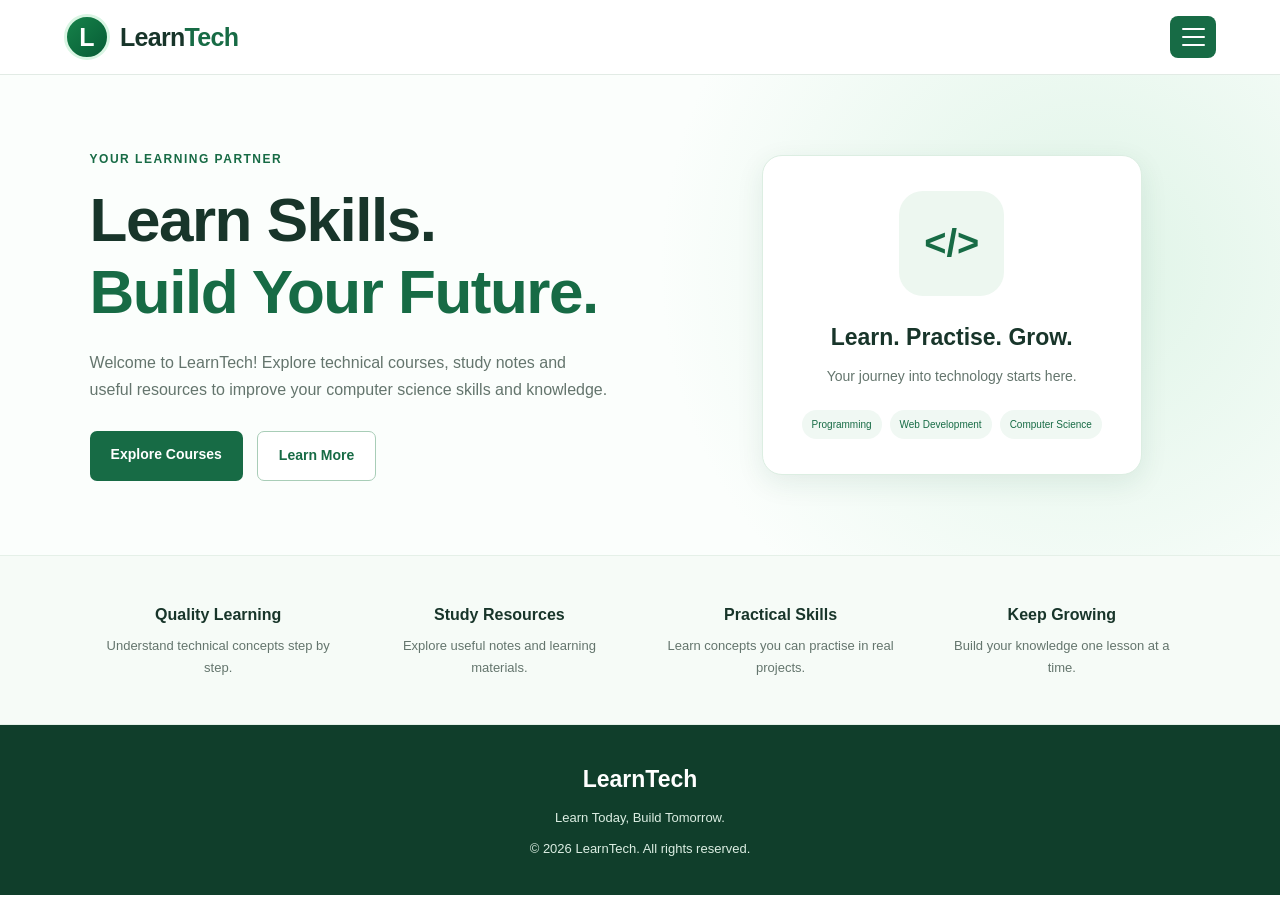
<file: index.html>
<!DOCTYPE html>
<html lang="en">
<head>
    <meta charset="UTF-8">
    <meta name="viewport" content="width=device-width, initial-scale=1.0">
    <meta name="description" content="LearnTech offers technical courses, study notes and learning resources.">
    <title>LearnTech | Learn Today, Build Tomorrow</title>
    <link rel="stylesheet" href="css/style.css">
    <script src="js/script.js" defer></script>
</head>
<body>

    

<header class="site-header">
  <a href="index.html" class="logo">
    <span class="logo-icon">L</span>
    <span class="logo-text">Learn<span>Tech</span></span>
  </a>

  <button
    class="menu-toggle"
    id="menuToggle"
    type="button"
    aria-label="Open navigation menu"
    aria-expanded="false"
    aria-controls="mainMenu"
  >
    <span></span>
    <span></span>
    <span></span>
  </button>

  <nav class="main-menu" id="mainMenu">
    <a href="index.html">Home</a>
    <a href="courses.html">Courses</a>
    <a href="blogs.html">Blogs</a>
    <a href="about.html">About</a>
  </nav>
</header>



    <main>
        <section id="home" class="hero">
            <div class="hero-content">
                <p class="tagline">YOUR LEARNING PARTNER</p>

                <h1>
                    Learn Skills.<br>
                    <span>Build Your Future.</span>
                </h1>

                <p class="intro">
                    Welcome to LearnTech! Explore technical courses,
                    study notes and useful resources to improve your
                    computer science skills and knowledge.
                </p>

                <div class="hero-buttons">
                    <a href="courses.html" class="btn btn-primary">
                        Explore Courses
                    </a>

                    <a href="about.html" class="btn btn-secondary">
                        Learn More
                    </a>
                </div>
            </div>

            <div class="hero-visual">
                <div class="visual-card">
                    <div class="visual-icon">&lt;/&gt;</div>
                    <h2>Learn. Practise. Grow.</h2>
                    <p>Your journey into technology starts here.</p>

                    <div class="visual-tags">
                        <span>Programming</span>
                        <span>Web Development</span>
                        <span>Computer Science</span>
                    </div>
                </div>
            </div>
        </section>

        <section class="benefits">
            <article>
                <h3>Quality Learning</h3>
                <p>Understand technical concepts step by step.</p>
            </article>

            <article>
                <h3>Study Resources</h3>
                <p>Explore useful notes and learning materials.</p>
            </article>

            <article>
                <h3>Practical Skills</h3>
                <p>Learn concepts you can practise in real projects.</p>
            </article>

            <article>
                <h3>Keep Growing</h3>
                <p>Build your knowledge one lesson at a time.</p>
            </article>
        </section>
    </main>

    <footer class="footer">
        <a href="index.html" class="footer-logo">LearnTech</a>
        <p>Learn Today, Build Tomorrow.</p>
        <p>&copy; <span id="year"></span> LearnTech. All rights reserved.</p>
    </footer>

</body>
</html>
</file>
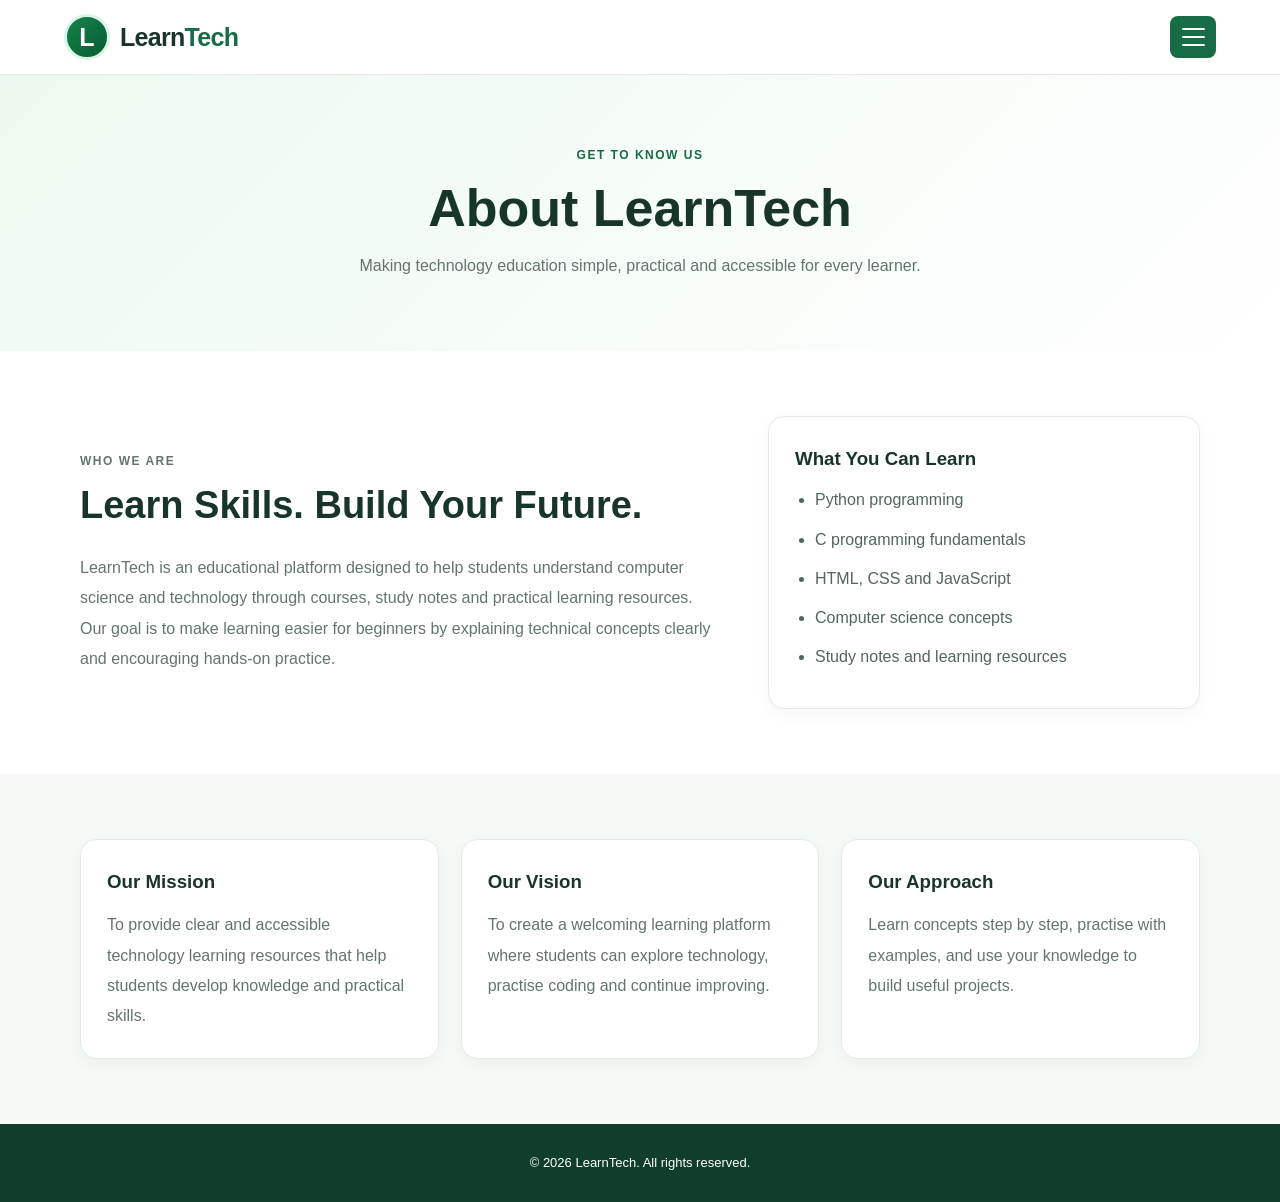
<file: about.html>
<!DOCTYPE html>
<html lang="en">
<head>
  <meta charset="UTF-8">
  <meta name="viewport" content="width=device-width, initial-scale=1.0">
  <meta name="description" content="Learn about LearnTech, our mission, vision and learning resources.">
  <title>About Us | LearnTech</title>
  <link rel="stylesheet" href="css/style.css">
</head>
<body>

  

<header class="site-header">
  <a href="index.html" class="logo">
    <span class="logo-icon">L</span>
    <span class="logo-text">Learn<span>Tech</span></span>
  </a>

  <button
    class="menu-toggle"
    id="menuToggle"
    type="button"
    aria-label="Open navigation menu"
    aria-expanded="false"
    aria-controls="mainMenu"
  >
    <span></span>
    <span></span>
    <span></span>
  </button>

  <nav class="main-menu" id="mainMenu">
    <a href="index.html">Home</a>
    <a href="courses.html">Courses</a>
    <a href="blogs.html">Blogs</a>
    <a href="about.html">About</a>
  </nav>
</header>



  <main>
    <section class="page-hero">
      <div class="container">
        <p class="eyebrow">GET TO KNOW US</p>
        <h1>About LearnTech</h1>
        <p>
          Making technology education simple, practical and accessible
          for every learner.
        </p>
      </div>
    </section>

    <section class="section">
      <div class="container about-layout">
        <div>
          <p class="eyebrow">WHO WE ARE</p>
          <h2>Learn Skills. Build Your Future.</h2>
          <p>
            LearnTech is an educational platform designed to help students
            understand computer science and technology through courses,
            study notes and practical learning resources.
          </p>
          <p>
            Our goal is to make learning easier for beginners by explaining
            technical concepts clearly and encouraging hands-on practice.
          </p>
        </div>

        <div class="about-highlight">
          <h3>What You Can Learn</h3>
          <ul>
            <li>Python programming</li>
            <li>C programming fundamentals</li>
            <li>HTML, CSS and JavaScript</li>
            <li>Computer science concepts</li>
            <li>Study notes and learning resources</li>
          </ul>
        </div>
      </div>
    </section>

    <section class="section section-soft">
      <div class="container about-cards">
        <article class="about-card">
          <h3>Our Mission</h3>
          <p>
            To provide clear and accessible technology learning resources
            that help students develop knowledge and practical skills.
          </p>
        </article>

        <article class="about-card">
          <h3>Our Vision</h3>
          <p>
            To create a welcoming learning platform where students can
            explore technology, practise coding and continue improving.
          </p>
        </article>

        <article class="about-card">
          <h3>Our Approach</h3>
          <p>
            Learn concepts step by step, practise with examples, and use
            your knowledge to build useful projects.
          </p>
        </article>
      </div>
    </section>
  </main>

  <footer class="site-footer">
    <div class="container">
      <p>&copy; <span id="year"></span> LearnTech. All rights reserved.</p>
    </div>
  </footer>

  <script>
    document.getElementById("year").textContent =
      new Date().getFullYear();
  </script>

</body>
</html>
</file>
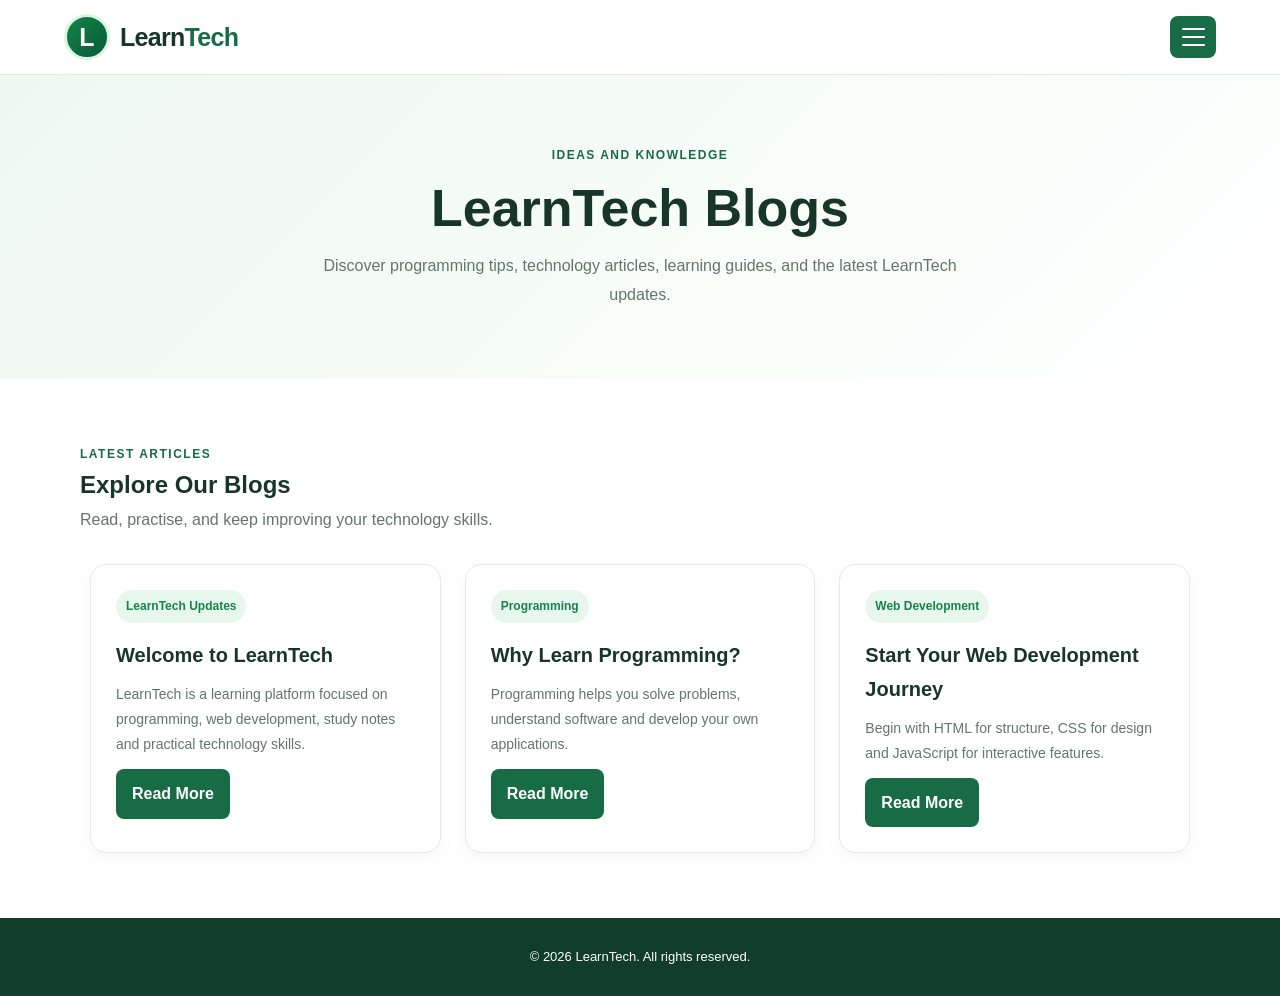
<file: blogs.html>
<!DOCTYPE html>
<html lang="en">
<head>
  <meta charset="UTF-8">
  <meta name="viewport" content="width=device-width, initial-scale=1.0">
  <meta name="description" content="Read LearnTech updates, programming articles, and technology learning tips.">
  <title>Blogs | LearnTech</title>
  <link rel="stylesheet" href="css/style.css">
</head>
<body>

  

<header class="site-header">
  <a href="index.html" class="logo">
    <span class="logo-icon">L</span>
    <span class="logo-text">Learn<span>Tech</span></span>
  </a>

  <button
    class="menu-toggle"
    id="menuToggle"
    type="button"
    aria-label="Open navigation menu"
    aria-expanded="false"
    aria-controls="mainMenu"
  >
    <span></span>
    <span></span>
    <span></span>
  </button>

  <nav class="main-menu" id="mainMenu">
    <a href="index.html">Home</a>
    <a href="courses.html">Courses</a>
    <a href="blogs.html">Blogs</a>
    <a href="about.html">About</a>
  </nav>
</header>



  <main>
    <section class="page-hero">
      <div class="container">
        <p class="eyebrow">IDEAS AND KNOWLEDGE</p>
        <h1>LearnTech Blogs</h1>
        <p>
          Discover programming tips, technology articles,
          learning guides, and the latest LearnTech updates.
        </p>
      </div>
    </section>

    <section class="section">
      <div class="container">
        <p class="eyebrow">LATEST ARTICLES</p>
        <h2>Explore Our Blogs</h2>
        <p class="blog-intro">
          Read, practise, and keep improving your technology skills.
        </p>

        <div id="blog-list"></div>
      </div>
    </section>
  </main>

  <footer class="site-footer">
    <div class="container">
      <p>&copy; <span id="year"></span> LearnTech. All rights reserved.</p>
    </div>
  </footer>

  <script src="js/script.js" defer></script>

</body>
</html>
</file>
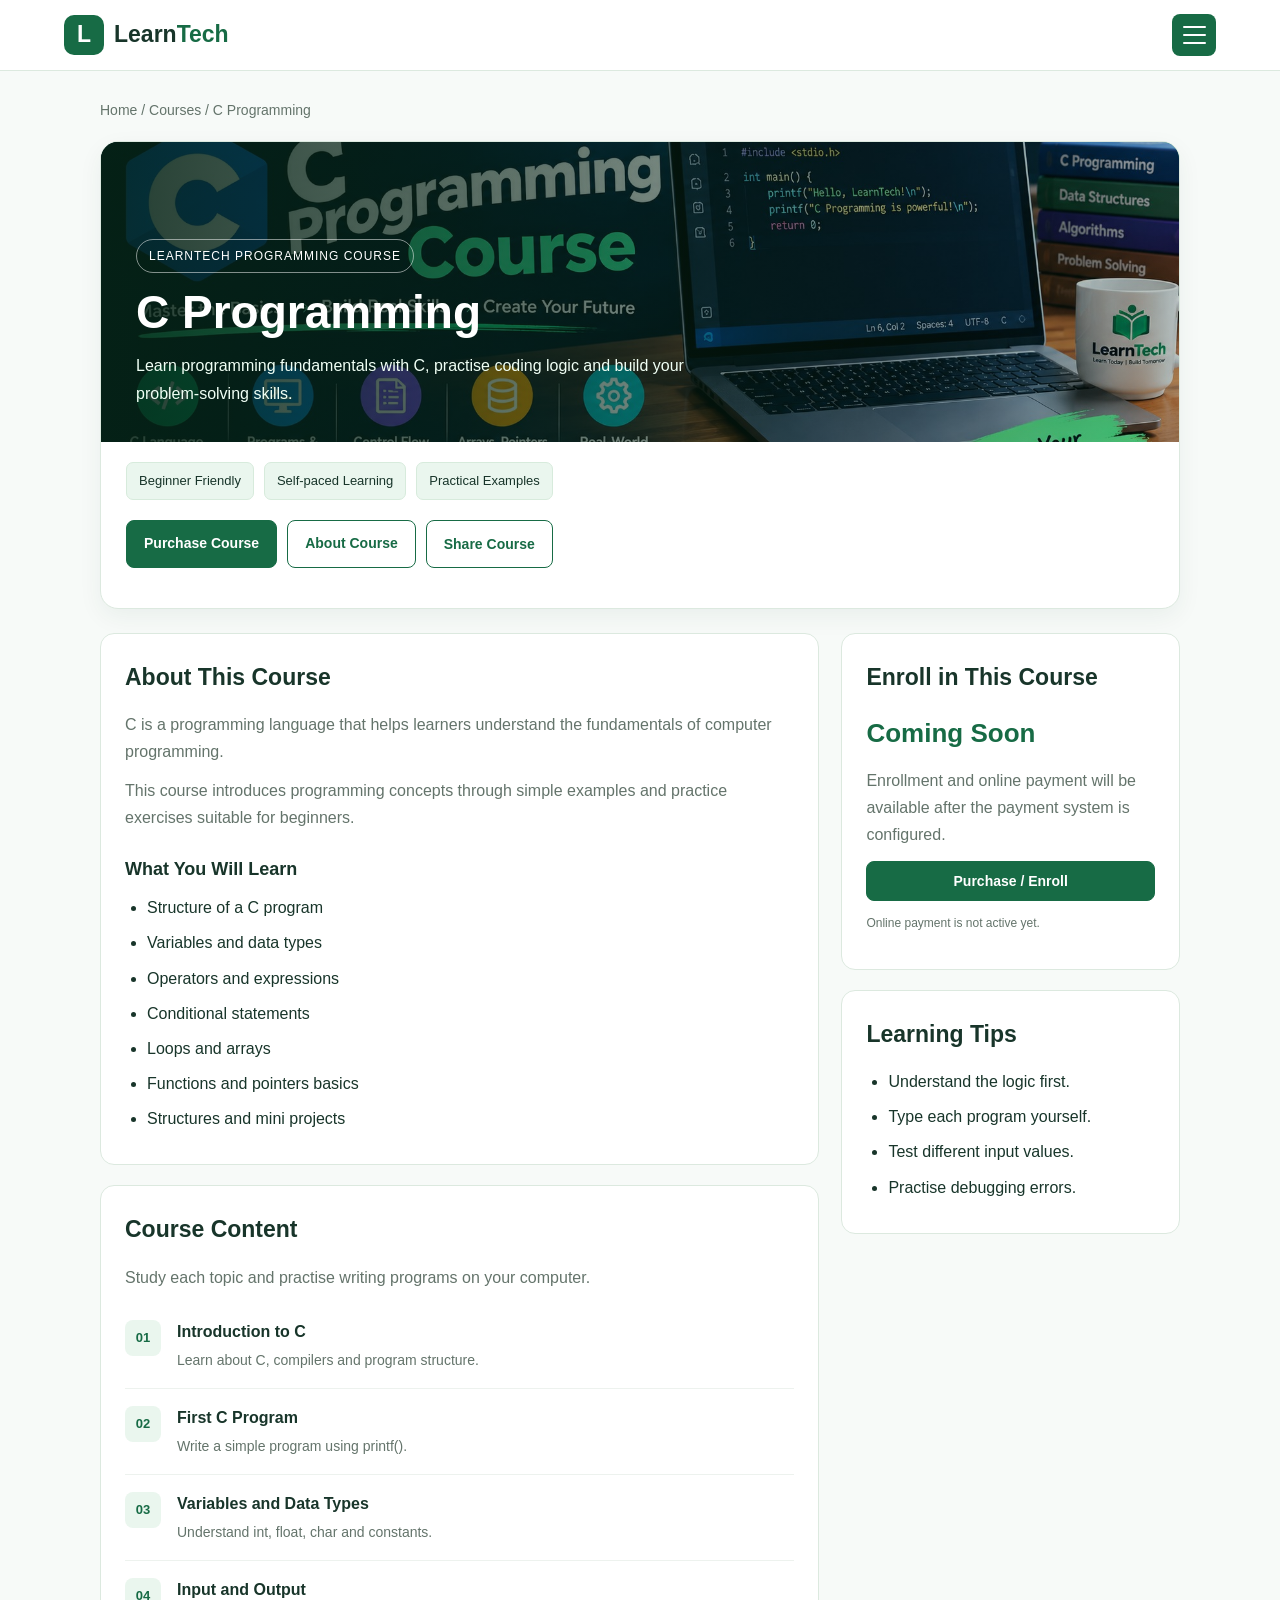
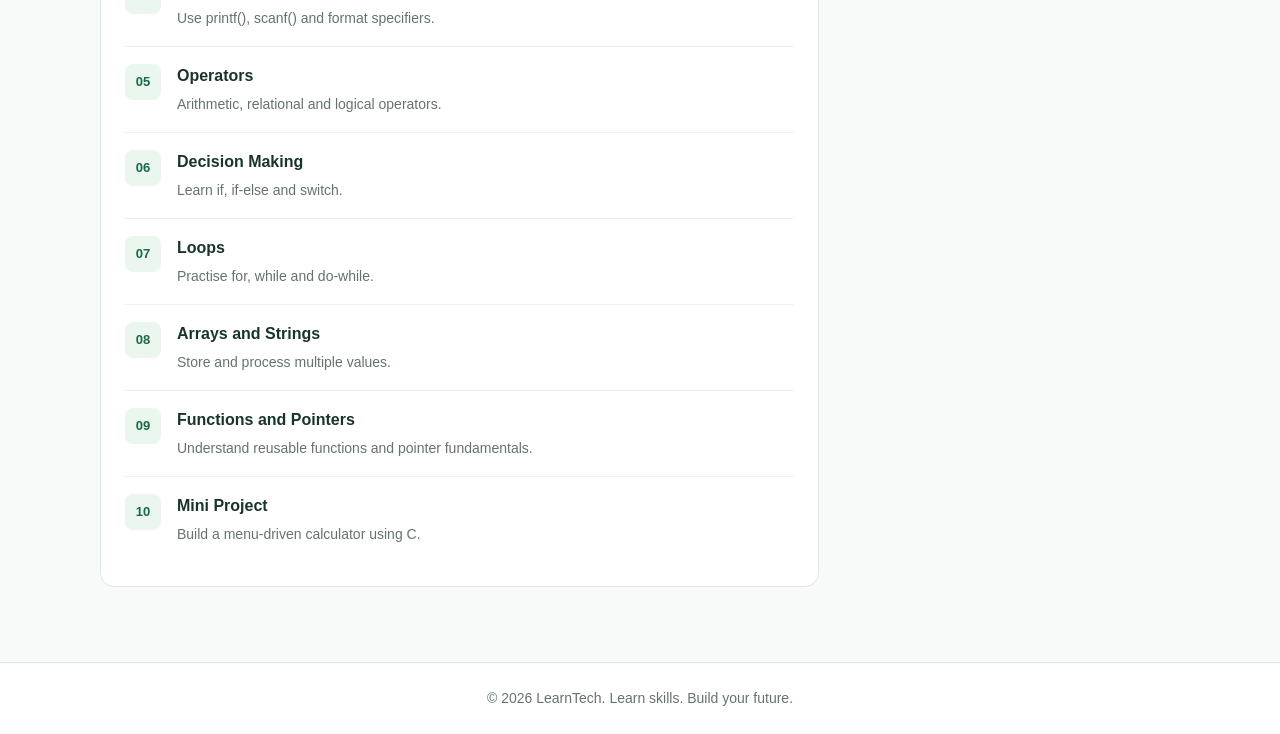
<file: c-programming.html>
<!DOCTYPE html>
<html lang="en">
<head>
    <meta charset="UTF-8">
    <meta name="viewport" content="width=device-width, initial-scale=1.0">

    <title>C Programming | LearnTech</title>

    <link rel="stylesheet" href="css/course-page.css">
    <script src="js/course-page.js" defer></script>
</head>

<body>

    <header class="site-header">

        <a href="index.html" class="brand">
            <span class="brand-logo">L</span>
            <span>Learn<span class="green">Tech</span></span>
        </a>

        <button
            class="menu-toggle"
            id="menuToggle"
            type="button"
            aria-label="Open navigation menu"
            aria-expanded="false">

            <span></span>
            <span></span>
            <span></span>

        </button>

        <nav class="main-menu" id="mainMenu">
            <a href="index.html">Home</a>
            <a href="courses.html">Courses</a>
            <a href="blogs.html">Blogs</a>
            <a href="about.html">About</a>
        </nav>

    </header>

    <main class="page-container">

        <div class="breadcrumb">
            <a href="index.html">Home</a> /
            <a href="courses.html">Courses</a> /
            C Programming
        </div>

        <!-- Course Banner -->

        <section class="course-hero">

            <div class="course-banner">

                <img
                    src="images/course-c.jpg"
                    alt="C Programming Course"
                    onerror="this.style.display='none'">

                <div class="banner-text">

                    <span class="course-label">
                        LEARNTECH PROGRAMMING COURSE
                    </span>

                    <h1>C Programming</h1>

                    <p>
                        Learn programming fundamentals with C,
                        practise coding logic and build your
                        problem-solving skills.
                    </p>

                </div>

            </div>

            <div class="course-summary">
                <span>Beginner Friendly</span>
                <span>Self-paced Learning</span>
                <span>Practical Examples</span>
            </div>

            <div class="course-actions">

                <a href="#purchase" class="btn btn-primary">
                    Purchase Course
                </a>

                <a href="#about" class="btn btn-secondary">
                    About Course
                </a>

                <button
                    type="button"
                    class="btn btn-secondary"
                    id="shareCourse">
                    Share Course
                </button>

            </div>

            <p id="shareStatus" class="share-status"></p>

        </section>

        <!-- Course Information -->

        <div class="content-layout">

            <div class="main-content">

                <section class="content-card" id="about">

                    <h2>About This Course</h2>

                    <p>
                        C is a programming language that helps
                        learners understand the fundamentals of
                        computer programming.
                    </p>

                    <p>
                        This course introduces programming concepts
                        through simple examples and practice
                        exercises suitable for beginners.
                    </p>

                    <h3>What You Will Learn</h3>

                    <ul>
                        <li>Structure of a C program</li>
                        <li>Variables and data types</li>
                        <li>Operators and expressions</li>
                        <li>Conditional statements</li>
                        <li>Loops and arrays</li>
                        <li>Functions and pointers basics</li>
                        <li>Structures and mini projects</li>
                    </ul>

                </section>

                <!-- Course Lessons -->

                <section class="content-card" id="lessons">

                    <h2>Course Content</h2>

                    <p>
                        Study each topic and practise writing
                        programs on your computer.
                    </p>

                    <ol class="lesson-list">

                        <li>
                            <strong>Introduction to C</strong>
                            <p>
                                Learn about C, compilers and
                                program structure.
                            </p>
                        </li>

                        <li>
                            <strong>First C Program</strong>
                            <p>
                                Write a simple program using
                                printf().
                            </p>
                        </li>

                        <li>
                            <strong>Variables and Data Types</strong>
                            <p>
                                Understand int, float, char
                                and constants.
                            </p>
                        </li>

                        <li>
                            <strong>Input and Output</strong>
                            <p>
                                Use printf(), scanf() and format
                                specifiers.
                            </p>
                        </li>

                        <li>
                            <strong>Operators</strong>
                            <p>
                                Arithmetic, relational and
                                logical operators.
                            </p>
                        </li>

                        <li>
                            <strong>Decision Making</strong>
                            <p>
                                Learn if, if-else and switch.
                            </p>
                        </li>

                        <li>
                            <strong>Loops</strong>
                            <p>
                                Practise for, while and do-while.
                            </p>
                        </li>

                        <li>
                            <strong>Arrays and Strings</strong>
                            <p>
                                Store and process multiple values.
                            </p>
                        </li>

                        <li>
                            <strong>Functions and Pointers</strong>
                            <p>
                                Understand reusable functions
                                and pointer fundamentals.
                            </p>
                        </li>

                        <li>
                            <strong>Mini Project</strong>
                            <p>
                                Build a menu-driven calculator
                                using C.
                            </p>
                        </li>

                    </ol>

                </section>

            </div>

            <!-- Purchase Section -->

            <aside class="sidebar">

                <section class="content-card" id="purchase">

                    <h2>Enroll in This Course</h2>

                    <p class="course-price">Coming Soon</p>

                    <p>
                        Enrollment and online payment will be
                        available after the payment system is
                        configured.
                    </p>

                    <button
                        type="button"
                        class="btn btn-primary full-width"
                        id="purchaseButton">
                        Purchase / Enroll
                    </button>

                    <p class="small-note">
                        Online payment is not active yet.
                    </p>

                </section>

                <section class="content-card">

                    <h2>Learning Tips</h2>

                    <ul>
                        <li>Understand the logic first.</li>
                        <li>Type each program yourself.</li>
                        <li>Test different input values.</li>
                        <li>Practise debugging errors.</li>
                    </ul>

                </section>

            </aside>

        </div>

    </main>

    <footer class="site-footer">
        <p>
            © <span id="year"></span> LearnTech.
            Learn skills. Build your future.
        </p>
    </footer>

</body>
</html>
</file>
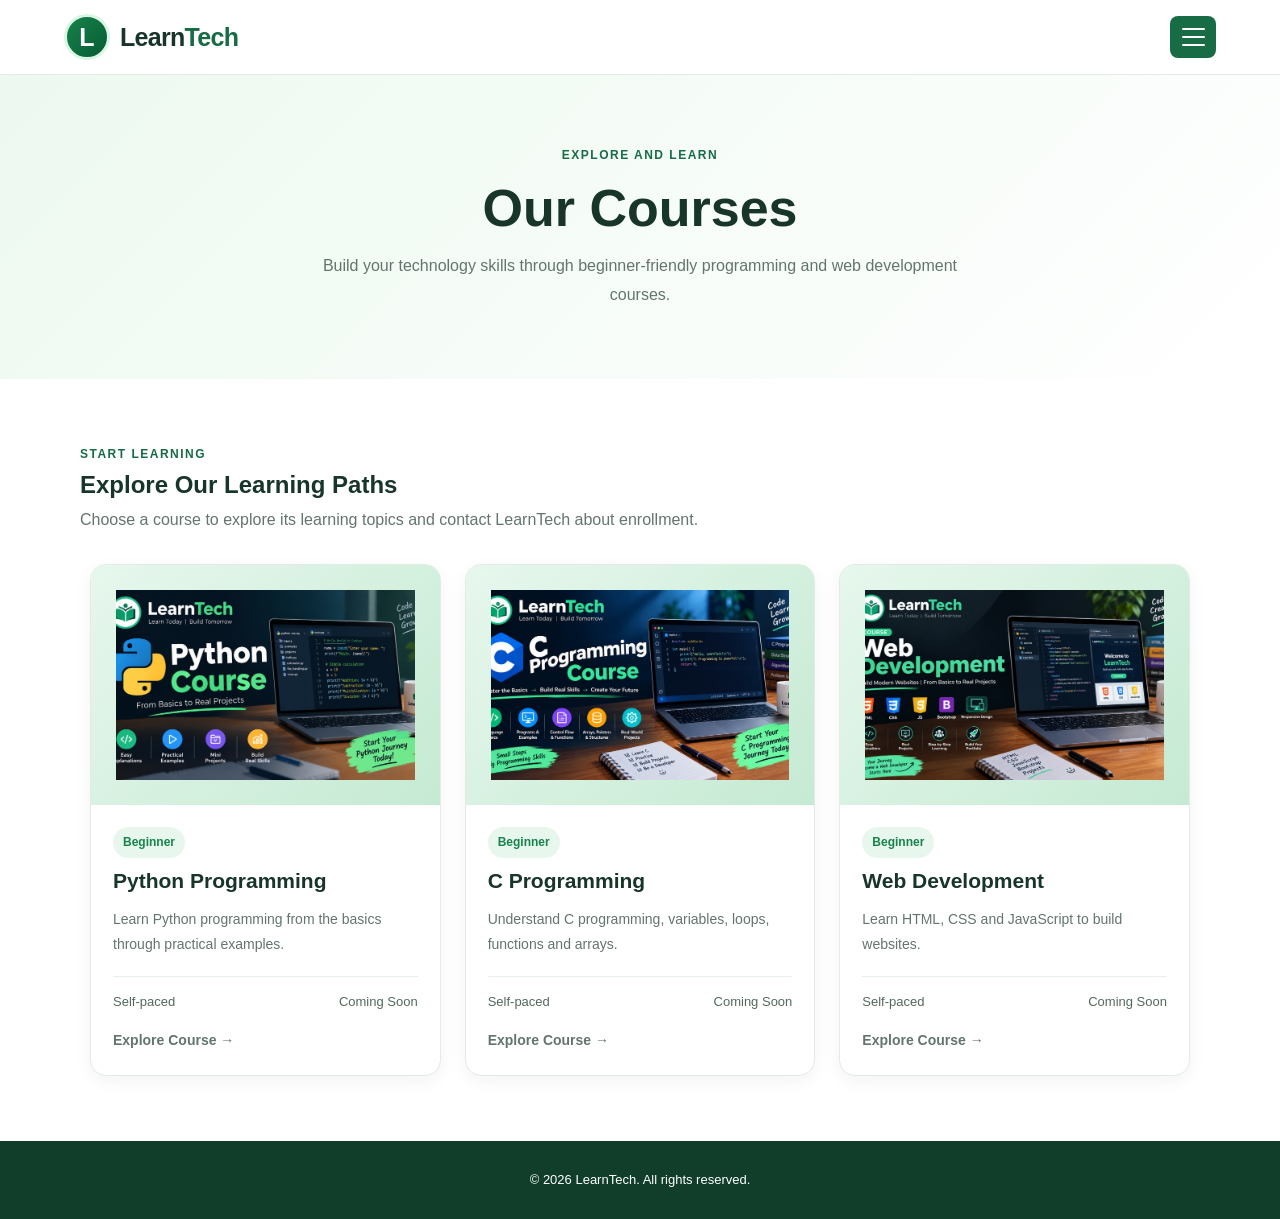
<file: courses.html>
<!DOCTYPE html>
<html lang="en">
<head>
  <meta charset="UTF-8">
  <meta name="viewport" content="width=device-width, initial-scale=1.0">
  <meta name="description" content="Explore programming and web development courses on LearnTech.">
  <title>Courses | LearnTech</title>
  <link rel="stylesheet" href="css/style.css">
</head>
<body>

  

<header class="site-header">
  <a href="index.html" class="logo">
    <span class="logo-icon">L</span>
    <span class="logo-text">Learn<span>Tech</span></span>
  </a>

  <button
    class="menu-toggle"
    id="menuToggle"
    type="button"
    aria-label="Open navigation menu"
    aria-expanded="false"
    aria-controls="mainMenu"
  >
    <span></span>
    <span></span>
    <span></span>
  </button>

  <nav class="main-menu" id="mainMenu">
    <a href="index.html">Home</a>
    <a href="courses.html">Courses</a>
    <a href="blogs.html">Blogs</a>
    <a href="about.html">About</a>
  </nav>
</header>



  <main>
    <section class="page-hero">
      <div class="container">
        <p class="eyebrow">EXPLORE AND LEARN</p>
        <h1>Our Courses</h1>
        <p>
          Build your technology skills through beginner-friendly
          programming and web development courses.
        </p>
      </div>
    </section>

    <section class="section">
      <div class="container">
        <p class="eyebrow">START LEARNING</p>
        <h2>Explore Our Learning Paths</h2>
        <p class="course-intro">
          Choose a course to explore its learning topics and contact
          LearnTech about enrollment.
        </p>

        <div id="course-list"></div>
        <script src="js/script.js" defer></script>
      </div>
    </section>
  </main>

  <footer class="site-footer">
    <div class="container">
      <p>&copy; <span id="year"></span> LearnTech. All rights reserved.</p>
    </div>
  </footer>

  <script src="js/script.js" defer></script>

</body>
</html>
</file>
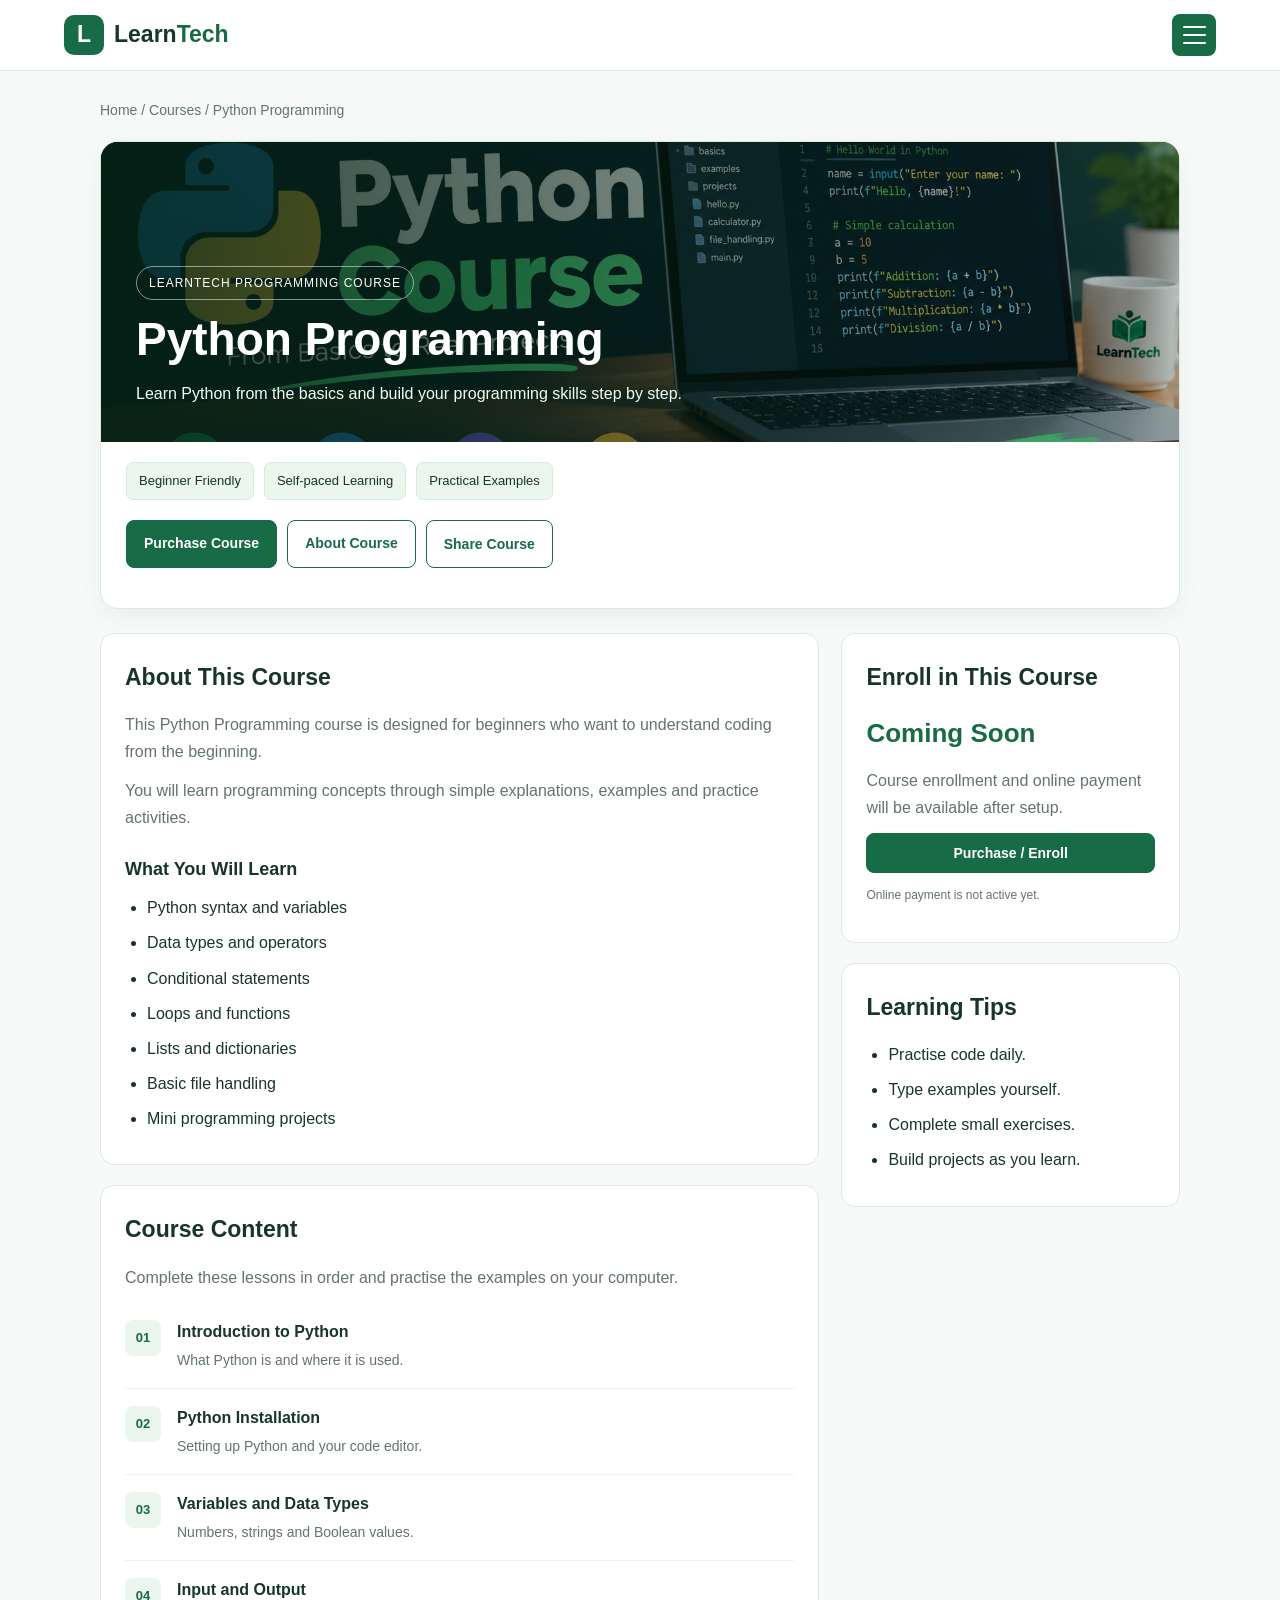
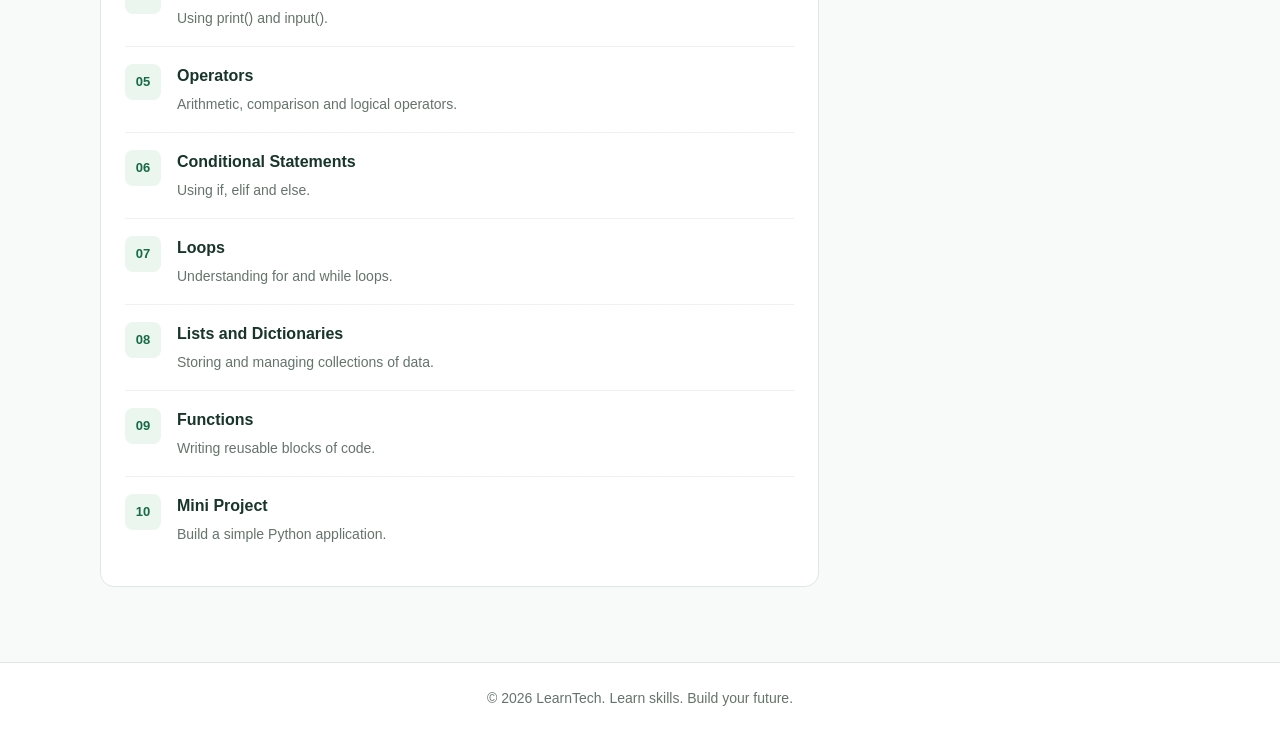
<file: python.html>
<!DOCTYPE html>
<html lang="en">
<head>
    <meta charset="UTF-8">
    <meta name="viewport" content="width=device-width, initial-scale=1.0">

    <title>Python Programming | LearnTech</title>

    <link rel="stylesheet" href="css/course-page.css">
    <script src="js/course-page.js" defer></script>
</head>

<body data-course="python">

    <!-- Header -->
    <header class="site-header">

        <a href="index.html" class="brand">
            <span class="brand-logo">L</span>
            <span>Learn<span class="green">Tech</span></span>
        </a>

        <button
            class="menu-toggle"
            id="menuToggle"
            type="button"
            aria-label="Open navigation menu"
            aria-expanded="false">

            <span></span>
            <span></span>
            <span></span>

        </button>

        <nav class="main-menu" id="mainMenu">
            <a href="index.html">Home</a>
            <a href="courses.html">Courses</a>
            <a href="blogs.html">Blogs</a>
            <a href="about.html">About</a>
        </nav>

    </header>

    <!-- Course Page Content -->
    <main class="page-container">

        <div class="breadcrumb">
            <a href="index.html">Home</a> /
            <a href="courses.html">Courses</a> /
            Python Programming
        </div>

        <!-- Top Course Photo -->
        <section class="course-hero">

            <div class="course-banner">
                <img
                    src="images/course-python.jpg"
                    alt="Python Programming Course"
                    onerror="this.style.display='none'">

                <div class="banner-text">
                    <span class="course-label">
                        LEARNTECH PROGRAMMING COURSE
                    </span>

                    <h1>Python Programming</h1>

                    <p>
                        Learn Python from the basics and build
                        your programming skills step by step.
                    </p>
                </div>
            </div>

            <div class="course-summary">

                <span>Beginner Friendly</span>
                <span>Self-paced Learning</span>
                <span>Practical Examples</span>

            </div>

            <div class="course-actions">

                <a href="#purchase" class="btn btn-primary">
                    Purchase Course
                </a>

                <a href="#about" class="btn btn-secondary">
                    About Course
                </a>

                <button
                    type="button"
                    class="btn btn-secondary"
                    id="shareCourse">
                    Share Course
                </button>

            </div>

            <p id="shareStatus" class="share-status"></p>

        </section>

        <!-- Main Content -->
        <div class="content-layout">

            <div class="main-content">

                <!-- About -->
                <section class="content-card" id="about">

                    <h2>About This Course</h2>

                    <p>
                        This Python Programming course is designed
                        for beginners who want to understand coding
                        from the beginning.
                    </p>

                    <p>
                        You will learn programming concepts through
                        simple explanations, examples and practice
                        activities.
                    </p>

                    <h3>What You Will Learn</h3>

                    <ul>
                        <li>Python syntax and variables</li>
                        <li>Data types and operators</li>
                        <li>Conditional statements</li>
                        <li>Loops and functions</li>
                        <li>Lists and dictionaries</li>
                        <li>Basic file handling</li>
                        <li>Mini programming projects</li>
                    </ul>

                </section>

                <!-- Lessons -->
                <section class="content-card" id="lessons">

                    <h2>Course Content</h2>

                    <p>
                        Complete these lessons in order and practise
                        the examples on your computer.
                    </p>

                    <ol class="lesson-list">

                        <li>
                            <strong>Introduction to Python</strong>
                            <p>What Python is and where it is used.</p>
                        </li>

                        <li>
                            <strong>Python Installation</strong>
                            <p>Setting up Python and your code editor.</p>
                        </li>

                        <li>
                            <strong>Variables and Data Types</strong>
                            <p>Numbers, strings and Boolean values.</p>
                        </li>

                        <li>
                            <strong>Input and Output</strong>
                            <p>Using print() and input().</p>
                        </li>

                        <li>
                            <strong>Operators</strong>
                            <p>Arithmetic, comparison and logical operators.</p>
                        </li>

                        <li>
                            <strong>Conditional Statements</strong>
                            <p>Using if, elif and else.</p>
                        </li>

                        <li>
                            <strong>Loops</strong>
                            <p>Understanding for and while loops.</p>
                        </li>

                        <li>
                            <strong>Lists and Dictionaries</strong>
                            <p>Storing and managing collections of data.</p>
                        </li>

                        <li>
                            <strong>Functions</strong>
                            <p>Writing reusable blocks of code.</p>
                        </li>

                        <li>
                            <strong>Mini Project</strong>
                            <p>Build a simple Python application.</p>
                        </li>

                    </ol>

                </section>

            </div>

            <!-- Purchase Panel -->
            <aside class="sidebar">

                <section class="content-card" id="purchase">

                    <h2>Enroll in This Course</h2>

                    <p class="course-price">Coming Soon</p>

                    <p>
                        Course enrollment and online payment
                        will be available after setup.
                    </p>

                    <button
                        type="button"
                        class="btn btn-primary full-width"
                        id="purchaseButton">
                        Purchase / Enroll
                    </button>

                    <p class="small-note">
                        Online payment is not active yet.
                    </p>

                </section>

                <section class="content-card">

                    <h2>Learning Tips</h2>

                    <ul>
                        <li>Practise code daily.</li>
                        <li>Type examples yourself.</li>
                        <li>Complete small exercises.</li>
                        <li>Build projects as you learn.</li>
                    </ul>

                </section>

            </aside>

        </div>

    </main>

    <!-- Footer -->
    <footer class="site-footer">
        <p>
            © <span id="year"></span> LearnTech.
            Learn skills. Build your future.
        </p>
    </footer>

</body>
</html>
</file>
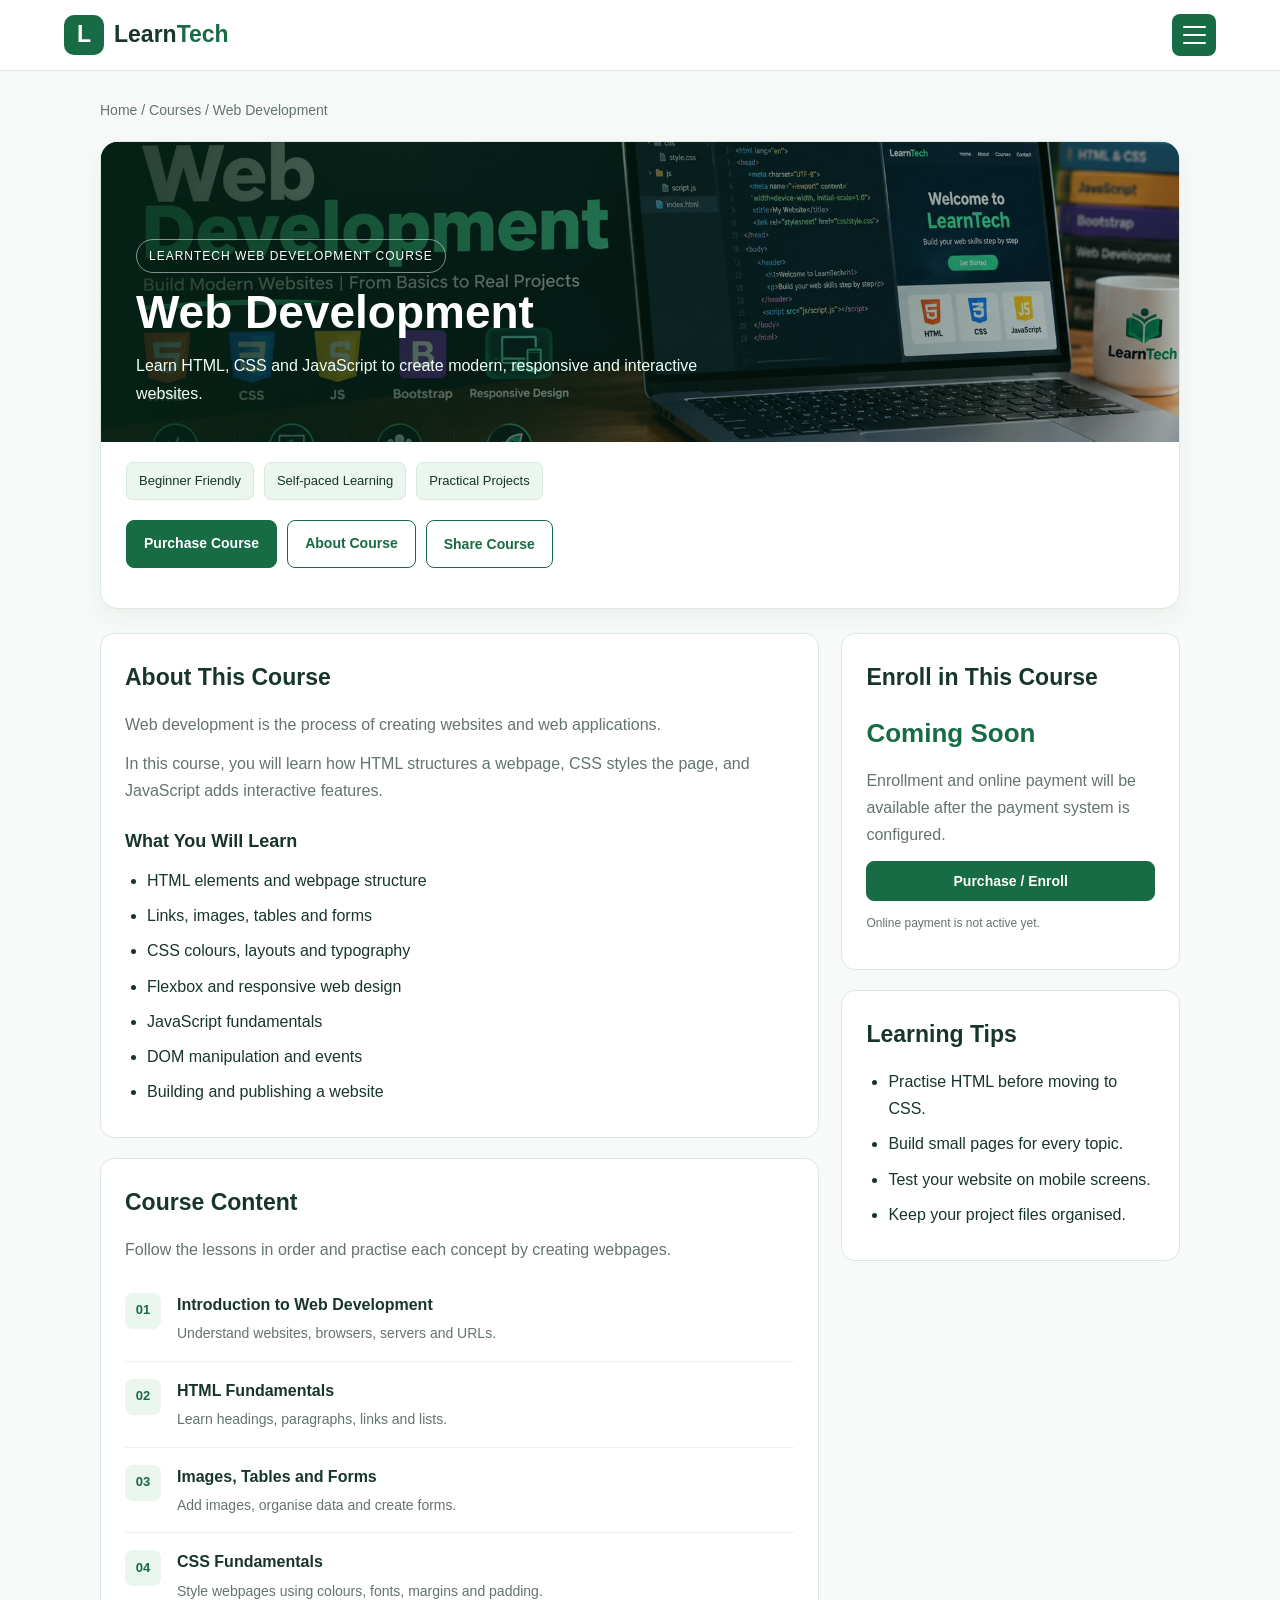
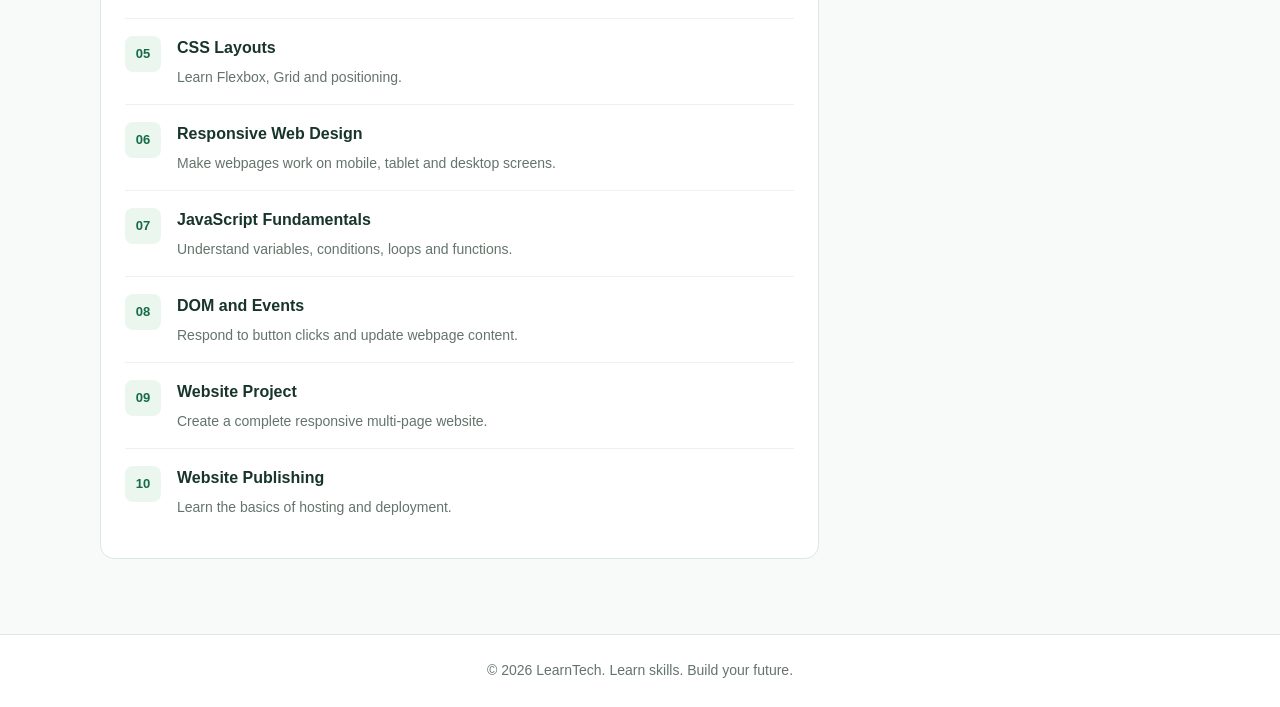
<file: web-development.html>
<!DOCTYPE html>
<html lang="en">
<head>
    <meta charset="UTF-8">
    <meta name="viewport" content="width=device-width, initial-scale=1.0">

    <title>Web Development | LearnTech</title>

    <link rel="stylesheet" href="css/course-page.css">
    <script src="js/course-page.js" defer></script>
</head>

<body>

    <!-- Header -->
    <header class="site-header">

        <a href="index.html" class="brand">
            <span class="brand-logo">L</span>
            <span>Learn<span class="green">Tech</span></span>
        </a>

        <button
            class="menu-toggle"
            id="menuToggle"
            type="button"
            aria-label="Open navigation menu"
            aria-expanded="false">

            <span></span>
            <span></span>
            <span></span>

        </button>

        <nav class="main-menu" id="mainMenu">
            <a href="index.html">Home</a>
            <a href="courses.html">Courses</a>
            <a href="blogs.html">Blogs</a>
            <a href="about.html">About</a>
        </nav>

    </header>

    <main class="page-container">

        <div class="breadcrumb">
            <a href="index.html">Home</a> /
            <a href="courses.html">Courses</a> /
            Web Development
        </div>

        <!-- Top Course Photo -->
        <section class="course-hero">

            <div class="course-banner">

                <img
                    src="images/course-web.jpg"
                    alt="Web Development Course"
                    onerror="this.style.display='none'">

                <div class="banner-text">

                    <span class="course-label">
                        LEARNTECH WEB DEVELOPMENT COURSE
                    </span>

                    <h1>Web Development</h1>

                    <p>
                        Learn HTML, CSS and JavaScript to create
                        modern, responsive and interactive websites.
                    </p>

                </div>

            </div>

            <div class="course-summary">
                <span>Beginner Friendly</span>
                <span>Self-paced Learning</span>
                <span>Practical Projects</span>
            </div>

            <div class="course-actions">

                <a href="#purchase" class="btn btn-primary">
                    Purchase Course
                </a>

                <a href="#about" class="btn btn-secondary">
                    About Course
                </a>

                <button
                    type="button"
                    class="btn btn-secondary"
                    id="shareCourse">
                    Share Course
                </button>

            </div>

            <p id="shareStatus" class="share-status"></p>

        </section>

        <!-- Main Course Content -->
        <div class="content-layout">

            <div class="main-content">

                <!-- About Course -->
                <section class="content-card" id="about">

                    <h2>About This Course</h2>

                    <p>
                        Web development is the process of creating
                        websites and web applications.
                    </p>

                    <p>
                        In this course, you will learn how HTML
                        structures a webpage, CSS styles the page,
                        and JavaScript adds interactive features.
                    </p>

                    <h3>What You Will Learn</h3>

                    <ul>
                        <li>HTML elements and webpage structure</li>
                        <li>Links, images, tables and forms</li>
                        <li>CSS colours, layouts and typography</li>
                        <li>Flexbox and responsive web design</li>
                        <li>JavaScript fundamentals</li>
                        <li>DOM manipulation and events</li>
                        <li>Building and publishing a website</li>
                    </ul>

                </section>

                <!-- Course Lessons -->
                <section class="content-card" id="lessons">

                    <h2>Course Content</h2>

                    <p>
                        Follow the lessons in order and practise
                        each concept by creating webpages.
                    </p>

                    <ol class="lesson-list">

                        <li>
                            <strong>Introduction to Web Development</strong>
                            <p>
                                Understand websites, browsers,
                                servers and URLs.
                            </p>
                        </li>

                        <li>
                            <strong>HTML Fundamentals</strong>
                            <p>
                                Learn headings, paragraphs,
                                links and lists.
                            </p>
                        </li>

                        <li>
                            <strong>Images, Tables and Forms</strong>
                            <p>
                                Add images, organise data and
                                create forms.
                            </p>
                        </li>

                        <li>
                            <strong>CSS Fundamentals</strong>
                            <p>
                                Style webpages using colours,
                                fonts, margins and padding.
                            </p>
                        </li>

                        <li>
                            <strong>CSS Layouts</strong>
                            <p>
                                Learn Flexbox, Grid and positioning.
                            </p>
                        </li>

                        <li>
                            <strong>Responsive Web Design</strong>
                            <p>
                                Make webpages work on mobile,
                                tablet and desktop screens.
                            </p>
                        </li>

                        <li>
                            <strong>JavaScript Fundamentals</strong>
                            <p>
                                Understand variables, conditions,
                                loops and functions.
                            </p>
                        </li>

                        <li>
                            <strong>DOM and Events</strong>
                            <p>
                                Respond to button clicks and
                                update webpage content.
                            </p>
                        </li>

                        <li>
                            <strong>Website Project</strong>
                            <p>
                                Create a complete responsive
                                multi-page website.
                            </p>
                        </li>

                        <li>
                            <strong>Website Publishing</strong>
                            <p>
                                Learn the basics of hosting
                                and deployment.
                            </p>
                        </li>

                    </ol>

                </section>

            </div>

            <!-- Purchase Panel -->
            <aside class="sidebar">

                <section class="content-card" id="purchase">

                    <h2>Enroll in This Course</h2>

                    <p class="course-price">Coming Soon</p>

                    <p>
                        Enrollment and online payment will be
                        available after the payment system is
                        configured.
                    </p>

                    <button
                    
                        type="button"
                        class="btn btn-primary full-width"
                        id="purchaseButton">
                        Purchase / Enroll
                    </button>

                    <p class="small-note">
                        Online payment is not active yet.
                    </p>

                </section>

                <section class="content-card">

                    <h2>Learning Tips</h2>

                    <ul>
                        <li>Practise HTML before moving to CSS.</li>
                        <li>Build small pages for every topic.</li>
                        <li>Test your website on mobile screens.</li>
                        <li>Keep your project files organised.</li>
                    </ul>

                </section>

            </aside>

        </div>

    </main>

    <!-- Footer -->
    <footer class="site-footer">
        <p>
            © <span id="year"></span> LearnTech.
            Learn skills. Build your future.
        </p>
    </footer>

</body>
</html>
</file>
<file: css/style.css>
/* =========================================
   LEARNTECH - COMPLETE MAIN WEBSITE STYLES
   Theme: Professional Green and White
========================================= */

:root {
  --green: #176b45;
  --dark-green: #105235;
  --light-green: #edf7f0;
  --text: #18352a;
  --muted: #64756d;
  --white: #ffffff;
  --border: #e2ebe5;
  --shadow: 0 8px 28px rgba(20, 80, 50, 0.09);
}

* {
  margin: 0;
  padding: 0;
  box-sizing: border-box;
}

html {
  scroll-behavior: smooth;
  scroll-padding-top: 90px;
}

body {
  font-family: Arial, Helvetica, sans-serif;
  color: var(--text);
  background: var(--white);
  line-height: 1.7;
}

a {
  text-decoration: none;
}

img {
  max-width: 100%;
}

button,
input,
textarea,
select {
  font: inherit;
}

button {
  cursor: pointer;
}

.container {
  width: min(1120px, 90%);
  margin: 0 auto;
}

/* LOGO */

.logo {
  display: inline-flex;
  align-items: center;
  gap: 10px;
  flex-shrink: 0;
  color: var(--text);
  text-decoration: none;
}

.logo-icon {
  width: 46px;
  height: 46px;
  min-width: 46px;
  display: inline-flex;
  align-items: center;
  justify-content: center;
  border: 3px solid #d9f5e3;
  border-radius: 50%;
  background: linear-gradient(135deg, #16834a, #075b35);
  color: white;
  font-size: 25px;
  font-weight: 800;
}

.logo-text {
  color: var(--text);
  font-size: 25px;
  font-weight: 800;
  letter-spacing: -0.7px;
}

.logo-text span {
  color: var(--green);
}

.logo strong,
.logo small {
  display: block;
}

.logo strong {
  font-size: 21px;
}

.logo small {
  color: var(--muted);
  font-size: 10px;
}

/* HEADER AND HAMBURGER MENU */

.site-header {
  display: flex;
  align-items: center;
  justify-content: space-between;
  gap: 20px;
  padding: 14px 5%;
  background: var(--white);
  border-bottom: 1px solid var(--border);
  position: sticky;
  top: 0;
  z-index: 1000;
}

.menu-toggle {
  width: 46px;
  height: 42px;
  display: flex;
  flex-direction: column;
  justify-content: center;
  align-items: center;
  gap: 6px;
  border: none;
  border-radius: 8px;
  background: var(--green);
}

.menu-toggle:hover {
  background: var(--dark-green);
}

.menu-toggle span {
  display: block;
  width: 23px;
  height: 2px;
  border-radius: 2px;
  background: white;
}

.main-menu {
  display: none;
  position: absolute;
  top: calc(100% + 5px);
  right: 5%;
  width: 220px;
  padding: 10px;
  background: white;
  border: 1px solid var(--border);
  border-radius: 12px;
  box-shadow: 0 12px 30px rgba(0, 0, 0, 0.12);
}

.main-menu.open {
  display: flex;
  flex-direction: column;
}

.main-menu a {
  display: block;
  padding: 12px 15px;
  color: var(--text);
  border-radius: 7px;
  font-size: 14px;
  font-weight: 600;
}

.main-menu a:hover,
.main-menu a[aria-current="page"] {
  color: var(--green);
  background: var(--light-green);
}

/* SUPPORT FOR OLDER NAVIGATION CLASSES */

.header {
  min-height: 76px;
  padding: 14px 5%;
  display: flex;
  align-items: center;
  justify-content: space-between;
  gap: 20px;
  background: white;
  border-bottom: 1px solid var(--border);
  position: sticky;
  top: 0;
  z-index: 100;
}

.navbar,
.main-nav {
  display: flex;
  align-items: center;
  gap: 22px;
}

.navbar a,
.main-nav a {
  color: #41584d;
  font-weight: 600;
  font-size: 14px;
}

.navbar a:hover,
.main-nav a:hover {
  color: var(--green);
}

/* HOME HERO */

.hero {
  min-height: 480px;
  padding: 65px 7%;
  display: grid;
  grid-template-columns: 1.1fr 0.9fr;
  align-items: center;
  gap: 40px;
  background:
    radial-gradient(circle at 85% 40%, #dff4e7, transparent 38%),
    #fbfefc;
}

.hero-content {
  max-width: 650px;
}

.tagline,
.eyebrow {
  color: var(--green);
  font-size: 12px;
  font-weight: 800;
  letter-spacing: 1.5px;
}

.tagline {
  margin-bottom: 15px;
}

.hero h1 {
  font-size: clamp(36px, 5vw, 62px);
  line-height: 1.15;
  letter-spacing: -1.5px;
  margin-bottom: 22px;
}

.hero h1 span,
.content-section h2 span {
  color: var(--green);
}

.intro {
  color: var(--muted);
  font-size: 16px;
  max-width: 520px;
  margin-bottom: 28px;
}

.hero-buttons {
  display: flex;
  gap: 14px;
  flex-wrap: wrap;
}

.btn {
  display: inline-block;
  padding: 12px 21px;
  border-radius: 7px;
  font-size: 14px;
  font-weight: bold;
  transition: 0.2s;
}

.btn:hover {
  transform: translateY(-2px);
}

.btn-primary {
  background: var(--green);
  color: white;
}

.btn-primary:hover {
  background: var(--dark-green);
}

.btn-secondary {
  color: var(--green);
  border: 1px solid #a8cdb7;
  background: white;
}

.hero-visual {
  display: grid;
  place-items: center;
  min-height: 300px;
}

.visual-card {
  width: 100%;
  max-width: 380px;
  padding: 35px 25px;
  text-align: center;
  border: 1px solid #dceee2;
  border-radius: 20px;
  background: white;
  box-shadow: var(--shadow);
}

.visual-icon {
  width: 105px;
  height: 105px;
  margin: 0 auto 22px;
  display: grid;
  place-items: center;
  background: var(--light-green);
  color: var(--green);
  border-radius: 24px;
  font-size: 38px;
  font-weight: bold;
}

.visual-card h2 {
  font-size: 23px;
  margin-bottom: 8px;
}

.visual-card p {
  color: var(--muted);
  font-size: 14px;
}

.visual-tags {
  display: flex;
  flex-wrap: wrap;
  justify-content: center;
  gap: 8px;
  margin-top: 22px;
}

.visual-tags span {
  padding: 6px 10px;
  background: #f0f8f3;
  color: var(--green);
  border-radius: 20px;
  font-size: 10px;
}

/* BENEFITS */

.benefits {
  padding: 35px 7%;
  display: grid;
  grid-template-columns: repeat(4, 1fr);
  gap: 24px;
  background: #f6fbf7;
  border-top: 1px solid #e5f0e8;
  border-bottom: 1px solid #e5f0e8;
}

.benefits article {
  text-align: center;
  padding: 10px;
}

.benefits h3 {
  font-size: 16px;
  margin-bottom: 7px;
}

.benefits p {
  color: var(--muted);
  font-size: 13px;
}

/* GENERAL SECTIONS */

.content-section {
  padding: 75px 7%;
  text-align: center;
  scroll-margin-top: 80px;
}

.content-section:nth-of-type(even) {
  background: #f8fcf9;
}

.content-section h2 {
  font-size: clamp(28px, 3vw, 40px);
  line-height: 1.25;
  margin-bottom: 15px;
}

.content-section > p:not(.tagline) {
  max-width: 680px;
  margin: 0 auto;
  color: var(--muted);
  font-size: 15px;
}

.section {
  padding: 65px 0;
}

.section-soft {
  background: #f5faf6;
}

.page-hero {
  padding: 70px 0;
  text-align: center;
  background: linear-gradient(135deg, #edf9f0, #ffffff);
}

.page-hero h1 {
  margin: 12px 0;
  color: var(--text);
  font-size: clamp(34px, 5vw, 52px);
  line-height: 1.2;
}

.page-hero p:not(.eyebrow) {
  max-width: 650px;
  margin: 0 auto;
  color: var(--muted);
  line-height: 1.8;
}

.course-intro,
.blog-intro {
  color: var(--muted);
  line-height: 1.8;
  margin-bottom: 28px;
}

/* COURSE AND BLOG GRIDS */

#course-list,
#blog-list {
  width: 100%;
  max-width: 1100px;
  margin: 30px auto 0;
  display: grid;
  grid-template-columns: repeat(3, minmax(0, 1fr));
  gap: 24px;
  text-align: left;
}

/* COURSE CARDS */

.course-card {
  display: block;
  min-width: 0;
  overflow: hidden;
  border: 1px solid var(--border);
  border-radius: 16px;
  background: white;
  color: var(--text);
  box-shadow: 0 5px 18px rgba(0, 0, 0, 0.05);
  transition: transform 0.2s ease, box-shadow 0.2s ease;
}

.course-card:hover {
  transform: translateY(-5px);
  box-shadow: 0 12px 28px rgba(20, 80, 50, 0.12);
}

.course-image,
.course-cover img {
  display: block;
  width: 100%;
  height: 190px;
  object-fit: cover;
  background: linear-gradient(135deg, #e0f4e6, #b6dfc4);
}

.course-cover {
  min-height: 180px;
  padding: 25px;
  display: flex;
  flex-direction: column;
  justify-content: center;
  background: linear-gradient(135deg, #e7f7ed, #c5ead3);
  color: #145b35;
}

.course-cover h3 {
  margin: 12px 0;
  font-size: 25px;
  line-height: 1.3;
}

.course-label {
  font-size: 11px;
  font-weight: 800;
  letter-spacing: 1px;
}

.course-card-content,
.course-body {
  padding: 22px;
}

.course-card-content h3,
.course-body h3 {
  margin: 8px 0 12px;
  color: var(--text);
  font-size: 21px;
  line-height: 1.4;
}

.course-card-content > p:not(.eyebrow),
.course-body > p {
  color: var(--muted);
  font-size: 14px;
  line-height: 1.8;
}

.course-level {
  display: inline-block;
  padding: 5px 10px;
  border-radius: 20px;
  background: #e8f7ee;
  color: #16834a;
  font-size: 12px;
  font-weight: 700;
}

.course-meta,
.course-foot {
  display: flex;
  justify-content: space-between;
  flex-wrap: wrap;
  gap: 10px;
  margin-top: 18px;
  padding-top: 14px;
  border-top: 1px solid #e8eee9;
  color: #53685b;
  font-size: 13px;
}

.course-price {
  display: block;
  color: #16834a;
  font-weight: 700;
  margin-bottom: 12px;
}

.course-link,
.course-hint {
  display: inline-block;
  margin-top: 15px;
  color: var(--green);
  font-size: 13px;
  font-weight: 700;
}

.course-actions {
  display: flex;
  flex-wrap: wrap;
  gap: 10px;
  margin-top: 14px;
}

.course-btn,
.purchase-btn,
.share-btn {
  display: inline-block;
  padding: 11px 15px;
  border: none;
  border-radius: 8px;
  font-size: 13px;
  font-weight: 600;
  text-align: center;
}

.purchase-btn {
  background: var(--green);
  color: white;
}

.purchase-btn:hover {
  background: var(--dark-green);
}

.share-btn {
  background: #edf7f0;
  color: var(--green);
}

.share-btn:hover {
  background: #d9f0e1;
}

/* BLOG CARDS */

.blog-card {
  min-width: 0;
  padding: 25px;
  border: 1px solid var(--border);
  border-radius: 16px;
  background: white;
  box-shadow: 0 5px 18px rgba(0, 0, 0, 0.04);
  transition: transform 0.2s ease;
}

.blog-card:hover {
  transform: translateY(-4px);
}

.blog-category {
  display: inline-block;
  padding: 6px 10px;
  border-radius: 20px;
  background: #e8f7ee;
  color: #16834a;
  font-size: 12px;
  font-weight: 700;
}

.blog-content h3 {
  color: var(--text);
  font-size: 20px;
  margin: 15px 0 10px;
}

.blog-content p {
  color: var(--muted);
  line-height: 1.8;
  font-size: 14px;
}

.read-blog {
  margin-top: 12px;
  padding: 11px 16px;
  border: none;
  border-radius: 8px;
  background: var(--green);
  color: white;
  font-weight: 600;
}

.read-blog:hover {
  background: var(--dark-green);
}

/* ABOUT PAGE */

.about-layout {
  display: grid;
  grid-template-columns: 1.2fr 0.8fr;
  gap: 40px;
  align-items: center;
}

.about-layout h2 {
  color: var(--text);
  font-size: clamp(28px, 4vw, 38px);
  margin-bottom: 15px;
}

.about-layout p,
.about-card p {
  color: var(--muted);
  line-height: 1.9;
}

.about-highlight,
.about-card {
  padding: 26px;
  border: 1px solid var(--border);
  border-radius: 16px;
  background: white;
  box-shadow: 0 5px 18px rgba(0, 0, 0, 0.04);
}

.about-highlight h3,
.about-card h3 {
  color: var(--text);
  margin-bottom: 12px;
}

.about-highlight li {
  margin: 12px 0 12px 20px;
  color: #53665a;
  line-height: 1.7;
}

.about-cards {
  display: grid;
  grid-template-columns: repeat(3, minmax(0, 1fr));
  gap: 22px;
}

/* BUTTONS AND FORMS */

button:focus-visible,
a:focus-visible {
  outline: 3px solid #81c99d;
  outline-offset: 3px;
}

/* FOOTER */

.site-footer,
.footer {
  padding: 28px 0;
  text-align: center;
  background: #103e2b;
  color: #ffffff;
}

.footer {
  padding: 35px 7%;
}

.footer-logo {
  color: white;
  font-size: 23px;
  font-weight: bold;
}

.site-footer p,
.footer p {
  font-size: 13px;
}

.footer p {
  margin-top: 8px;
  color: #dceee3;
}

/* RESPONSIVE DESIGN */

@media (max-width: 900px) {
  .hero {
    grid-template-columns: 1fr;
    padding-top: 50px;
    gap: 25px;
  }

  .hero-content {
    text-align: center;
    margin: auto;
  }

  .intro {
    margin-left: auto;
    margin-right: auto;
  }

  .hero-buttons {
    justify-content: center;
  }

  .benefits {
    grid-template-columns: repeat(2, minmax(0, 1fr));
  }

  #course-list,
  #blog-list {
    grid-template-columns: repeat(2, minmax(0, 1fr));
  }

  .about-layout {
    grid-template-columns: 1fr;
  }

  .about-cards {
    grid-template-columns: repeat(2, minmax(0, 1fr));
  }
}

@media (max-width: 600px) {
  .container {
    width: 92%;
  }

  .site-header {
    padding: 12px 4%;
  }

  .logo-icon {
    width: 40px;
    height: 40px;
    min-width: 40px;
    font-size: 22px;
  }

  .logo-text {
    font-size: 21px;
  }

  .hero {
    padding: 42px 6%;
  }

  .hero h1 {
    font-size: 38px;
    letter-spacing: -0.8px;
  }

  .visual-card {
    padding: 25px 15px;
  }

  .benefits {
    padding: 25px 5%;
    gap: 10px;
  }

  .content-section {
    padding: 55px 6%;
  }

  .section {
    padding: 45px 0;
  }

  .page-hero {
    padding: 45px 0;
  }

  #course-list,
  #blog-list,
  .about-cards {
    grid-template-columns: 1fr;
  }

  .course-card-content,
  .course-body {
    padding: 18px;
  }

  .course-actions {
    flex-wrap: wrap;
  }

  .header {
    flex-wrap: wrap;
  }

  .navbar,
  .main-nav {
    gap: 14px;
    flex-wrap: wrap;
  }

  .navbar a,
  .main-nav a {
    font-size: 13px;
  }
}

/* Mobile responsive fixes */
* {
    box-sizing: border-box;
}

html {
    max-width: 100%;
    overflow-x: clip;
}

body {
    width: 100%;
    max-width: 100%;
    margin: 0;
}

img,
video,
iframe {
    max-width: 100%;
}

img {
    height: auto;
}

@media screen and (max-width: 768px) {
    .container,
    .page-container,
    .content-layout,
    .main-content,
    .sidebar {
        width: 100%;
        max-width: 100%;
        min-width: 0;
    }

    .container,
    .page-container {
        padding-left: 16px;
        padding-right: 16px;
    }

    .content-layout {
        display: flex;
        flex-direction: column;
    }

    .main-content,
    .sidebar {
        width: 100%;
    }

    .course-grid,
    .blog-grid {
        grid-template-columns: minmax(0, 1fr);
    }

    .course-actions {
        display: flex;
        flex-direction: column;
        align-items: stretch;
        gap: 12px;
    }

    .course-actions .btn {
        width: 100%;
        text-align: center;
    }

    h1 {
        font-size: clamp(1.7rem, 7vw, 2.3rem);
        overflow-wrap: anywhere;
    }

    p,
    a,
    button {
        overflow-wrap: anywhere;
    }
}
</file>
<file: css/course-page.css>
/* =========================
   LearnTech Course Page CSS
   ========================= */

:root {
    --primary: #176b45;
    --primary-dark: #104c32;
    --light-green: #eaf6ee;
    --background: #f7faf8;
    --text: #18352a;
    --muted: #64746b;
    --border: #dce9df;
    --white: #ffffff;
}

* {
    box-sizing: border-box;
    margin: 0;
    padding: 0;
}

html {
    scroll-behavior: smooth;
}

body {
    font-family: Arial, Helvetica, sans-serif;
    background: var(--background);
    color: var(--text);
    line-height: 1.7;
}

a {
    color: inherit;
    text-decoration: none;
}

/* Header */

.site-header {
    display: flex;
    align-items: center;
    justify-content: space-between;
    gap: 20px;
    padding: 14px 5%;
    background: var(--white);
    border-bottom: 1px solid var(--border);
    position: sticky;
    top: 0;
    z-index: 100;
}

.brand {
    display: flex;
    align-items: center;
    gap: 10px;
    font-size: 23px;
    font-weight: 800;
}

.brand-logo {
    width: 40px;
    height: 40px;
    display: grid;
    place-items: center;
    background: var(--primary);
    color: var(--white);
    border-radius: 10px;
}

.green {
    color: var(--primary);
}

/* Hamburger Menu */

.menu-toggle {
    width: 44px;
    height: 42px;
    display: flex;
    flex-direction: column;
    justify-content: center;
    align-items: center;
    gap: 6px;
    background: var(--primary);
    border: none;
    border-radius: 8px;
    cursor: pointer;
}

.menu-toggle span {
    width: 23px;
    height: 2px;
    background: var(--white);
    border-radius: 2px;
}

.main-menu {
    display: none;
    position: absolute;
    top: calc(100% + 5px);
    right: 5%;
    width: 210px;
    padding: 10px;
    background: var(--white);
    border: 1px solid var(--border);
    border-radius: 12px;
    box-shadow: 0 12px 30px rgba(0, 0, 0, 0.10);
}

.main-menu.open {
    display: flex;
    flex-direction: column;
}

.main-menu a {
    padding: 11px 14px;
    border-radius: 7px;
}

.main-menu a:hover {
    background: var(--light-green);
    color: var(--primary);
}

/* Page Layout */

.page-container {
    max-width: 1120px;
    margin: auto;
    padding: 28px 20px 55px;
}

.breadcrumb {
    color: var(--muted);
    font-size: 14px;
    margin-bottom: 18px;
}

.breadcrumb a:hover {
    color: var(--primary);
}

/* Course Hero */

.course-hero {
    overflow: hidden;
    background: var(--white);
    border: 1px solid var(--border);
    border-radius: 18px;
    box-shadow: 0 8px 25px rgba(20, 70, 43, 0.06);
}

.course-banner {
    min-height: 300px;
    position: relative;
    display: flex;
    align-items: flex-end;
    overflow: hidden;
    background: linear-gradient(120deg, #104c32, #27945f);
}

.course-banner img {
    position: absolute;
    inset: 0;
    width: 100%;
    height: 100%;
    object-fit: cover;
}

.course-banner::after {
    content: "";
    position: absolute;
    inset: 0;
    background: linear-gradient(
        90deg,
        rgba(5, 35, 21, 0.88),
        rgba(5, 35, 21, 0.25)
    );
    pointer-events: none;
}

.banner-text {
    position: relative;
    z-index: 1;
    max-width: 720px;
    padding: 35px;
    color: var(--white);
}

.course-label {
    display: inline-block;
    margin-bottom: 12px;
    padding: 6px 12px;
    border: 1px solid rgba(255, 255, 255, 0.5);
    border-radius: 30px;
    font-size: 12px;
    letter-spacing: 1px;
}

.banner-text h1 {
    font-size: clamp(30px, 5vw, 46px);
    line-height: 1.2;
    margin-bottom: 12px;
}

.banner-text p {
    max-width: 580px;
    color: #f0fff5;
}

/* Course Details */

.course-summary {
    display: flex;
    flex-wrap: wrap;
    gap: 10px;
    padding: 20px 25px 0;
}

.course-summary span {
    padding: 7px 12px;
    background: var(--light-green);
    border: 1px solid #d7ebdc;
    border-radius: 7px;
    font-size: 13px;
}

/* Buttons */

.course-actions {
    display: flex;
    flex-wrap: wrap;
    gap: 10px;
    padding: 20px 25px 25px;
}

.btn {
    display: inline-flex;
    justify-content: center;
    align-items: center;
    padding: 11px 17px;
    border: 1px solid var(--primary);
    border-radius: 8px;
    font-family: inherit;
    font-size: 14px;
    font-weight: 700;
    cursor: pointer;
    transition: 0.2s ease;
}

.btn-primary {
    background: var(--primary);
    color: var(--white);
}

.btn-primary:hover {
    background: var(--primary-dark);
}

.btn-secondary {
    background: var(--white);
    color: var(--primary);
}

.btn-secondary:hover {
    background: var(--light-green);
}

.full-width {
    width: 100%;
}

.share-status {
    padding: 0 25px 15px;
    color: var(--primary);
    font-size: 14px;
}

/* Main Content Grid */

.content-layout {
    display: grid;
    grid-template-columns: minmax(0, 1.7fr) minmax(250px, 0.8fr);
    gap: 22px;
    margin-top: 24px;
    align-items: start;
}

.content-card {
    background: var(--white);
    border: 1px solid var(--border);
    border-radius: 14px;
    padding: 24px;
    margin-bottom: 20px;
    scroll-margin-top: 90px;
}

.content-card h2 {
    font-size: 23px;
    margin-bottom: 14px;
}

.content-card h3 {
    font-size: 18px;
    margin: 22px 0 10px;
}

.content-card p {
    color: var(--muted);
    margin-bottom: 12px;
}

.content-card ul {
    padding-left: 22px;
}

.content-card ul li {
    margin: 8px 0;
}

/* Lesson List */

.lesson-list {
    list-style: none;
    counter-reset: lesson;
}

.lesson-list li {
    counter-increment: lesson;
    position: relative;
    padding: 15px 0 15px 52px;
    border-bottom: 1px solid #edf2ee;
}

.lesson-list li:last-child {
    border-bottom: none;
}

.lesson-list li::before {
    content: counter(lesson, decimal-leading-zero);
    position: absolute;
    left: 0;
    top: 17px;
    width: 36px;
    height: 36px;
    display: grid;
    place-items: center;
    background: var(--light-green);
    color: var(--primary);
    border-radius: 8px;
    font-size: 13px;
    font-weight: 800;
}

.lesson-list strong {
    display: block;
    margin-bottom: 4px;
}

.lesson-list li p {
    margin: 0;
    font-size: 14px;
}

/* Purchase Panel */

.course-price {
    font-size: 26px;
    font-weight: 800;
    color: var(--primary) !important;
}

.small-note {
    margin-top: 12px;
    font-size: 12px;
}

/* Footer */

.site-footer {
    padding: 24px 15px;
    background: var(--white);
    border-top: 1px solid var(--border);
    color: var(--muted);
    text-align: center;
    font-size: 14px;
}

/* Mobile Responsive */

@media (max-width: 760px) {
    .page-container {
        padding: 20px 14px 40px;
    }

    .course-banner {
        min-height: 250px;
    }

    .banner-text {
        padding: 23px;
    }

    .content-layout {
        grid-template-columns: 1fr;
    }

    .course-actions {
        padding: 18px;
    }

    .course-summary {
        padding: 18px 18px 0;
    }

    .content-card {
        padding: 19px;
    }

    .btn {
        flex: 1 1 auto;
    }
}
</file>
